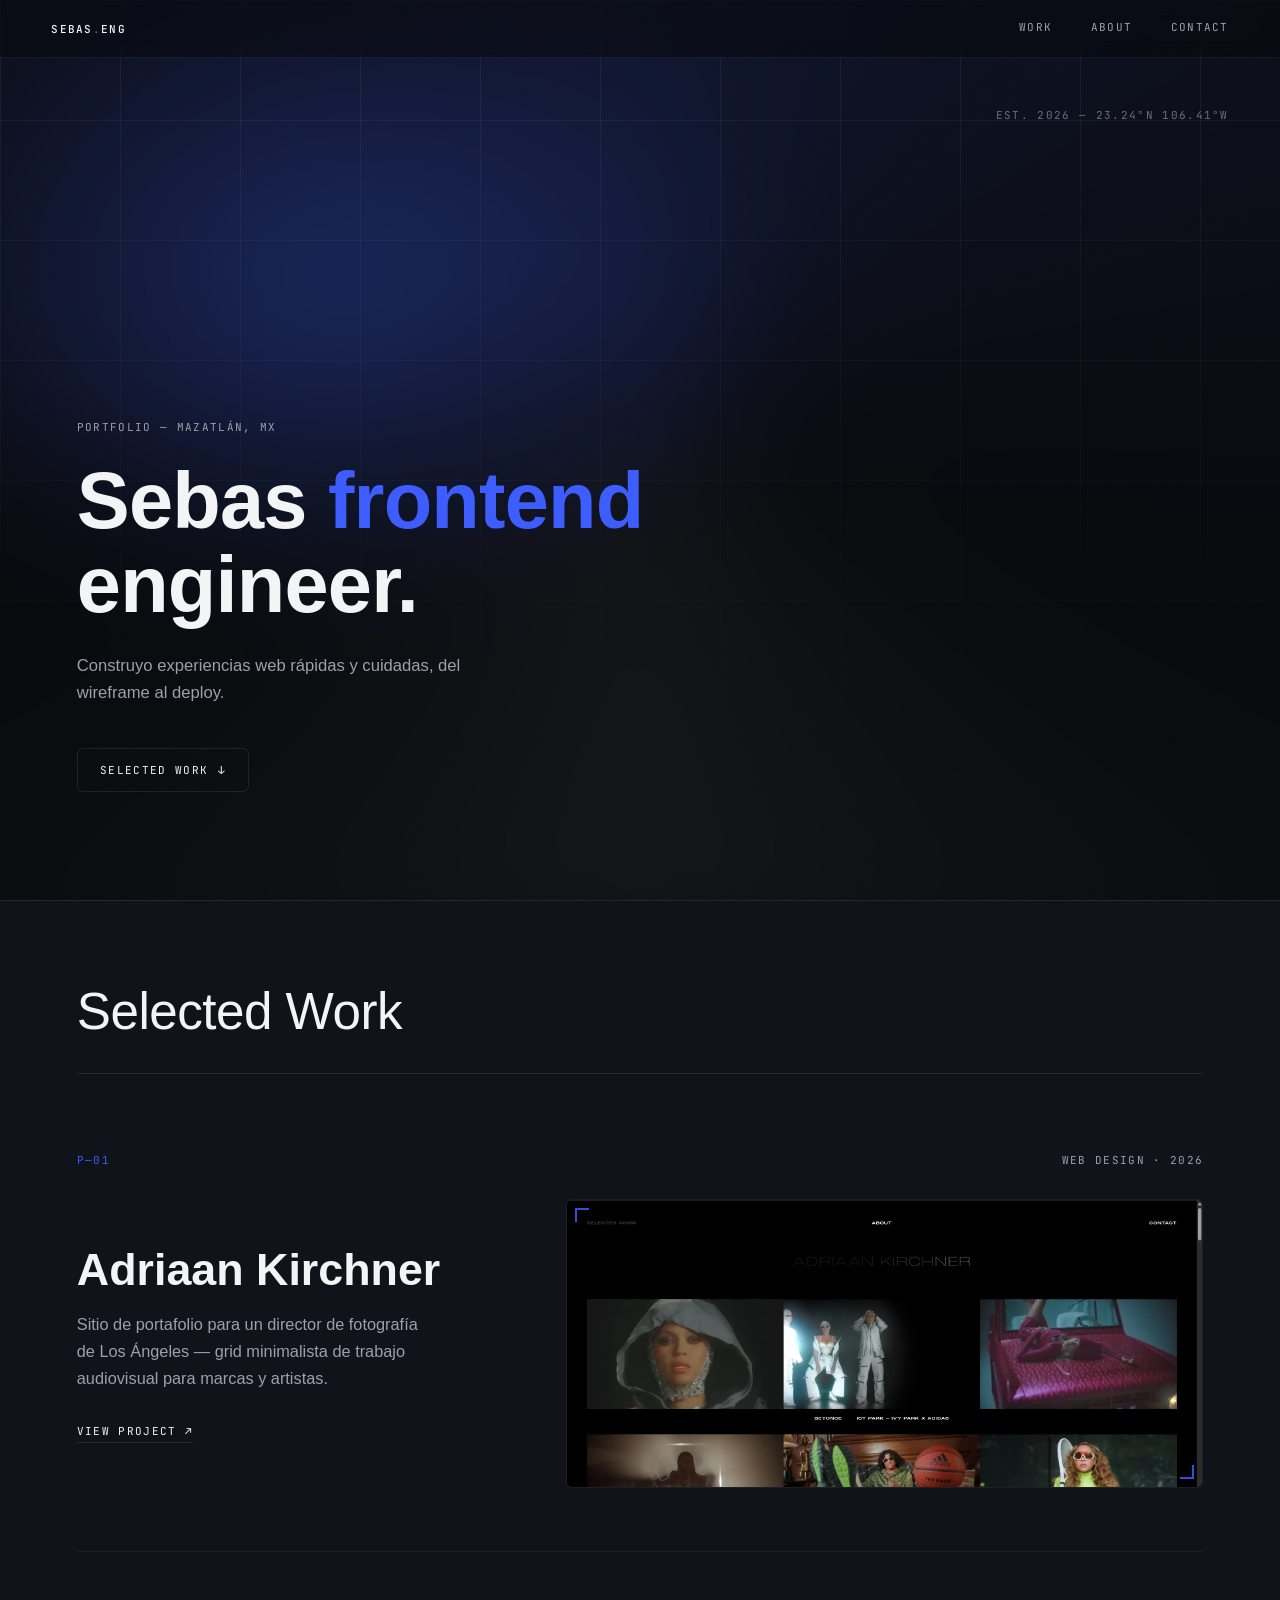
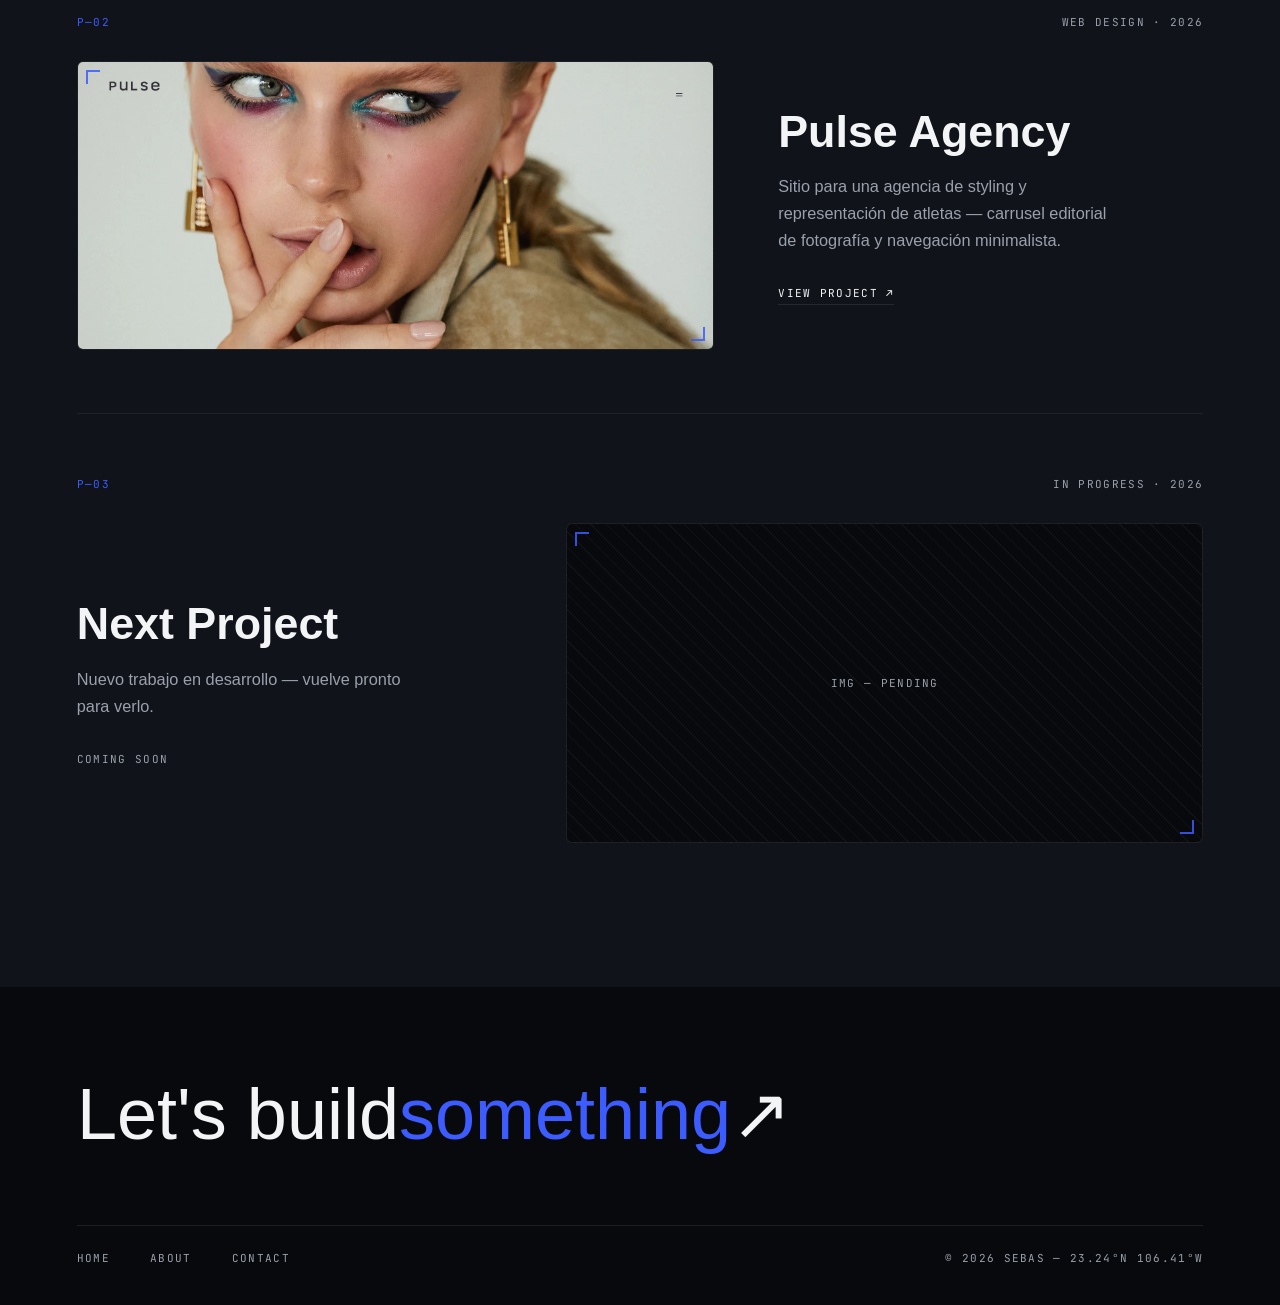
<file: index.html>
<!DOCTYPE html>
<html lang="es">
<head>
  <meta charset="UTF-8">
  <meta name="viewport" content="width=device-width, initial-scale=1.0">
  <title>Sebas — Ingeniero · Portafolio</title>

  <!-- Tipografías -->
  <link rel="preconnect" href="https://fonts.googleapis.com">
  <link rel="preconnect" href="https://fonts.gstatic.com" crossorigin>
  <link href="https://api.fontshare.com/v2/css?f[]=clash-display@600,500&f[]=satoshi@400,500&display=swap" rel="stylesheet">
  <link href="https://fonts.googleapis.com/css2?family=JetBrains+Mono:wght@400;500&display=swap" rel="stylesheet">

  <link rel="stylesheet" href="css/style.css?v=20260817">
</head>

<body>

  <div class="noise" aria-hidden="true"></div>

  <!-- Cursor personalizado (desktop) -->
  <div class="cursor" data-cursor-root aria-hidden="true">
    <span class="cursor-dot"></span>
    <span class="cursor-ring"></span>
  </div>

  <!-- NAVBAR -->
  <nav class="navbar">
    <a href="index.html" class="nav-logo mono">SEBAS<span class="accent">.</span>ENG</a>
    <div class="nav-links">
      <a href="#work" class="nav-link mono">Work</a>
      <a href="/html/AcercaDe.html" class="nav-link mono">About</a>
      <a href="/html/Contacto.html" class="nav-link mono">Contact</a>
    </div>
  </nav>

  <main class="main-content">

    <!-- HERO (fixed, composición asimétrica tipo cartel) -->
    <section class="hero">
      <div class="hero-glow" aria-hidden="true"></div>
      <div class="hero-grid" aria-hidden="true"></div>

      <div class="hero-sign mono" aria-hidden="true">EST. 2026 — 23.24°N 106.41°W</div>

      <div class="hero-inner">
        <p class="hero-eyebrow mono reveal">PORTFOLIO — MAZATLÁN, MX</p>
        <h1 class="hero-title reveal d1" data-split="words">
          Sebas <span class="accent">frontend</span> engineer.
        </h1>
        <p class="hero-sub reveal d2">
          Construyo experiencias web rápidas
          y cuidadas, del wireframe al deploy.
        </p>
        <a href="#work" class="hero-cta mono reveal d3" data-magnetic data-magnetic-strength="0.25">
          Selected Work <span class="arrow">↓</span>
        </a>
      </div>
    </section>

    <!-- Spacer: los proyectos entran deslizándose sobre el hero -->
    <div class="hero-spacer"></div>

    <!-- PROYECTOS -->
    <section class="section-work" id="work">
      <header class="work-header">
        <h2 class="work-title">Selected Work</h2>
      </header>

      <ul class="project-list">

        <!-- Proyecto 1 -->
        <li class="project fade-up">
          <div class="project-meta mono">
            <span class="p-index">P—01</span>
            <span>WEB DESIGN · 2026</span>
          </div>
          <div class="project-body">
            <div class="project-info">
              <h3 class="project-title">Adriaan Kirchner</h3>
              <p class="project-description">
                Sitio de portafolio para un director de fotografía de Los Ángeles
                — grid minimalista de trabajo audiovisual para marcas y artistas.
              </p>
              <a href="https://www.adriaankirchner.com/" class="project-link mono" target="_blank" rel="noopener">
                VIEW PROJECT <span class="arrow">↗</span>
              </a>
            </div>
            <figure class="project-frame">
              <img src="img/adriaan-kircher.webp" alt="Sitio web de Adriaan Kirchner" loading="lazy" width="1917" height="867">
            </figure>
          </div>
        </li>

        <!-- Proyecto 2 -->
        <li class="project fade-up">
          <div class="project-meta mono">
            <span class="p-index">P—02</span>
            <span>WEB DESIGN · 2026</span>
          </div>
          <div class="project-body reversed">
            <div class="project-info">
              <h3 class="project-title">Pulse Agency</h3>
              <p class="project-description">
                Sitio para una agencia de styling y representación de atletas
                — carrusel editorial de fotografía y navegación minimalista.
              </p>
              <a href="https://pulse-agency-staging.webflow.io/" class="project-link mono" target="_blank" rel="noopener">
                VIEW PROJECT <span class="arrow">↗</span>
              </a>
            </div>
            <figure class="project-frame">
              <img src="img/pulse-agency.webp" alt="Sitio web de Pulse Agency" loading="lazy" width="1917" height="865">
            </figure>
          </div>
        </li>

        <!-- Proyecto 3 -->
        <li class="project fade-up">
          <div class="project-meta mono">
            <span class="p-index">P—03</span>
            <span>IN PROGRESS · 2026</span>
          </div>
          <div class="project-body">
            <div class="project-info">
              <h3 class="project-title">Next Project</h3>
              <p class="project-description">
                Nuevo trabajo en desarrollo — vuelve pronto para verlo.
              </p>
              <span class="project-status mono">COMING SOON</span>
            </div>
            <!-- Cuando tengas la imagen: pon el src y quita la clase "empty" -->
            <figure class="project-frame empty">
              <span class="mono">IMG — PENDING</span>
            </figure>
          </div>
        </li>

      </ul>
    </section>

  </main>

  <!-- FOOTER -->
  <footer class="footer">
    <a href="/html/Contacto.html" class="footer-cta" data-magnetic data-magnetic-strength="0.15">
      Let's build<span class="accent"> something</span> <span class="arrow">↗</span>
    </a>
    <div class="footer-bottom mono">
      <a href="index.html">HOME</a>
      <a href="/html/AcercaDe.html">ABOUT</a>
      <a href="/html/Contacto.html">CONTACT</a>
      <span class="footer-note">© 2026 SEBAS — 23.24°N 106.41°W</span>
    </div>
  </footer>

  <script src="js/script.js?v=20260817" defer></script>

</body>
</html>
</file>
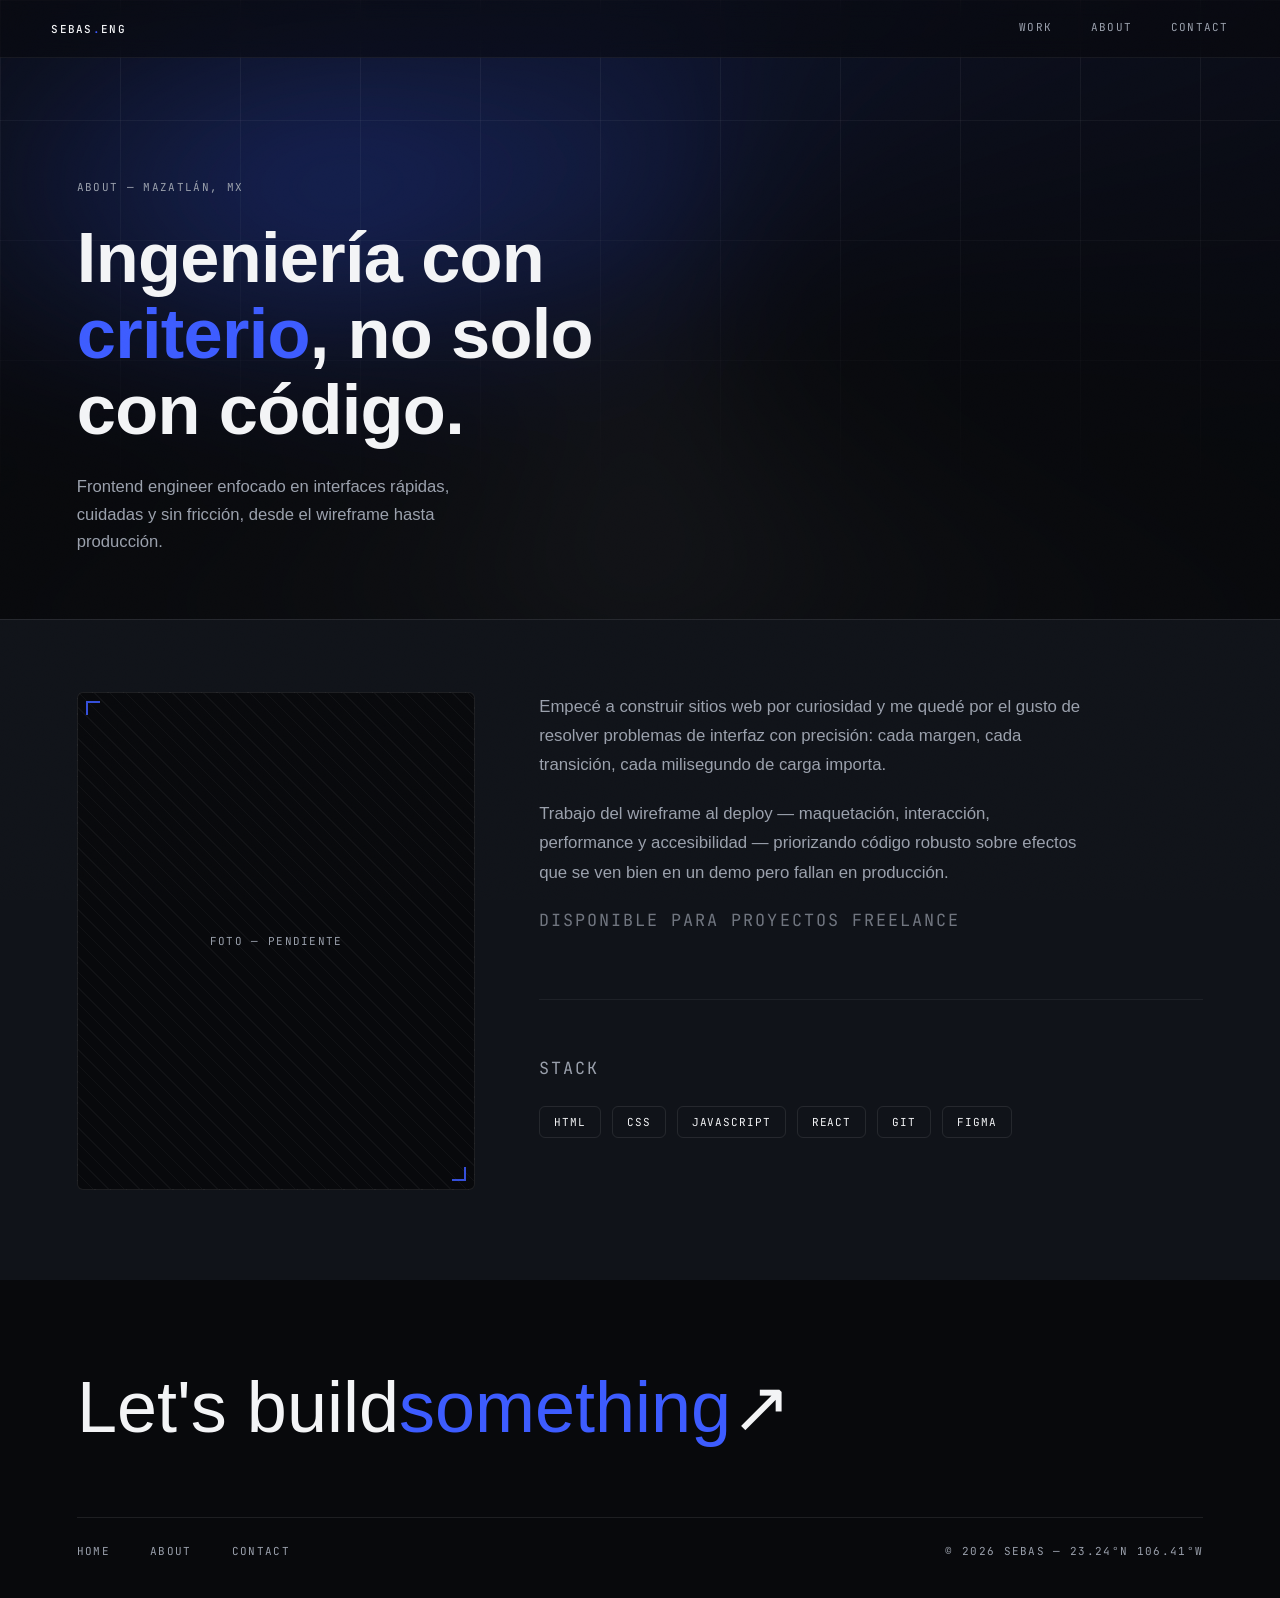
<file: html/AcercaDe.html>
<!DOCTYPE html>
<html lang="es">
<head>
  <meta charset="UTF-8">
  <meta name="viewport" content="width=device-width, initial-scale=1.0">
  <title>About — Sebas.Eng</title>

  <link rel="preconnect" href="https://fonts.googleapis.com">
  <link rel="preconnect" href="https://fonts.gstatic.com" crossorigin>
  <link href="https://api.fontshare.com/v2/css?f[]=clash-display@600,500&f[]=satoshi@400,500&display=swap" rel="stylesheet">
  <link href="https://fonts.googleapis.com/css2?family=JetBrains+Mono:wght@400;500&display=swap" rel="stylesheet">

  <link rel="stylesheet" href="/css/style.css?v=20260817">
</head>

<body>

  <div class="noise" aria-hidden="true"></div>

  <div class="cursor" data-cursor-root aria-hidden="true">
    <span class="cursor-dot"></span>
    <span class="cursor-ring"></span>
  </div>

  <nav class="navbar">
    <a href="/index.html" class="nav-logo mono">SEBAS<span class="accent">.</span>ENG</a>
    <div class="nav-links">
      <a href="/index.html#work" class="nav-link mono">Work</a>
      <a href="/html/AcercaDe.html" class="nav-link mono">About</a>
      <a href="/html/Contacto.html" class="nav-link mono">Contact</a>
    </div>
  </nav>

  <main class="main-content">

    <section class="page-hero">
      <div class="hero-glow" aria-hidden="true"></div>
      <div class="hero-grid" aria-hidden="true"></div>

      <div class="page-hero-inner">
        <p class="hero-eyebrow mono reveal">ABOUT — MAZATLÁN, MX</p>
        <h1 class="page-title reveal d1" data-split="words">
          Ingeniería con <span class="accent">criterio</span>, no solo con código.
        </h1>
        <p class="hero-sub reveal d2">
          <!-- EDITA: sustituye por tu propia bio corta (15–20 palabras) -->
          Frontend engineer enfocado en interfaces rápidas, cuidadas y sin fricción,
          desde el wireframe hasta producción.
        </p>
      </div>
    </section>

    <section class="about-body">
      <div class="about-grid">
        <!-- EDITA: reemplaza por tu foto real en img/ y quita la clase "empty" -->
        <figure class="project-frame empty about-photo">
          <span class="mono">FOTO — PENDIENTE</span>
        </figure>

        <div class="about-text fade-up">
          <!-- EDITA: este es un texto de ejemplo — reescríbelo con tu historia real -->
          <p>
            Empecé a construir sitios web por curiosidad y me quedé por el gusto de
            resolver problemas de interfaz con precisión: cada margen, cada transición,
            cada milisegundo de carga importa.
          </p>
          <p>
            Trabajo del wireframe al deploy — maquetación, interacción, performance y
            accesibilidad — priorizando código robusto sobre efectos que se ven bien
            en un demo pero fallan en producción.
          </p>
          <p class="about-note mono">
            <!-- EDITA: agrega disponibilidad, ubicación o lo que quieras destacar -->
            DISPONIBLE PARA PROYECTOS FREELANCE
          </p>

          <div class="stack-section">
            <p class="stack-label mono">STACK</p>
            <!-- EDITA: ajusta las tecnologías a las que realmente dominas -->
            <ul class="stack-tags">
              <li>HTML</li>
              <li>CSS</li>
              <li>JavaScript</li>
              <li>React</li>
              <li>Git</li>
              <li>Figma</li>
            </ul>
          </div>
        </div>
      </div>
    </section>

  </main>

  <footer class="footer">
    <a href="/html/Contacto.html" class="footer-cta" data-magnetic data-magnetic-strength="0.15">
      Let's build<span class="accent"> something</span> <span class="arrow">↗</span>
    </a>
    <div class="footer-bottom mono">
      <a href="/index.html">HOME</a>
      <a href="/html/AcercaDe.html">ABOUT</a>
      <a href="/html/Contacto.html">CONTACT</a>
      <span class="footer-note">© 2026 SEBAS — 23.24°N 106.41°W</span>
    </div>
  </footer>

  <script src="/js/script.js?v=20260817" defer></script>

</body>
</html>
</file>
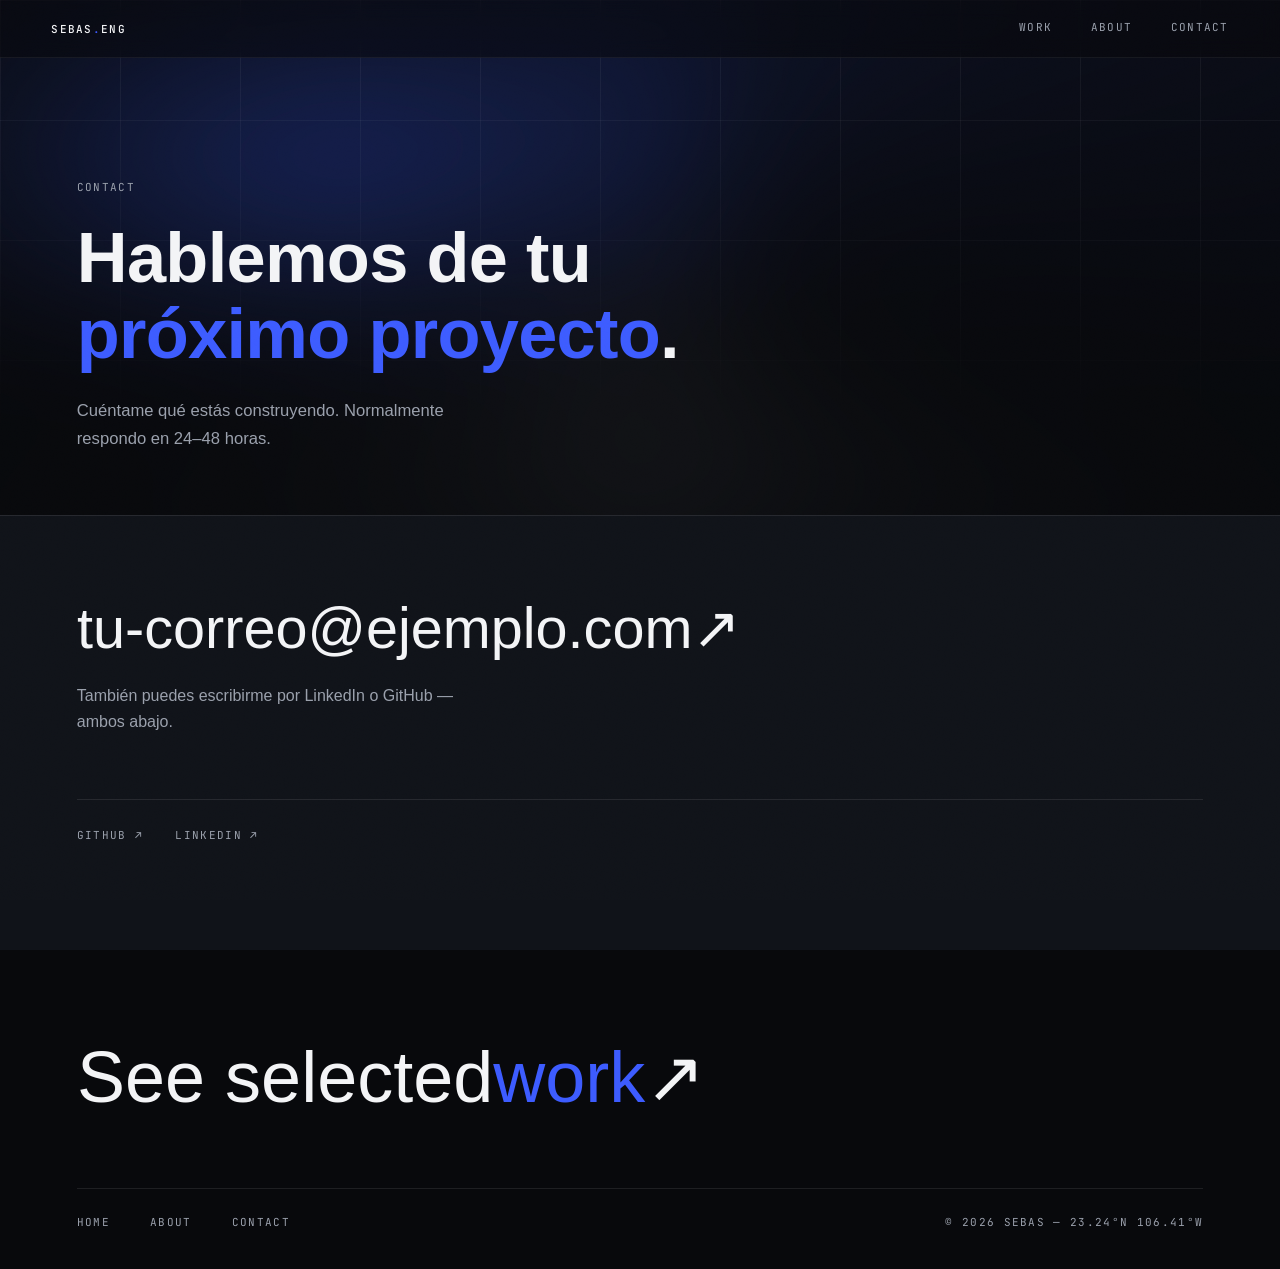
<file: html/Contacto.html>
<!DOCTYPE html>
<html lang="es">
<head>
  <meta charset="UTF-8">
  <meta name="viewport" content="width=device-width, initial-scale=1.0">
  <title>Contact — Sebas.Eng</title>

  <link rel="preconnect" href="https://fonts.googleapis.com">
  <link rel="preconnect" href="https://fonts.gstatic.com" crossorigin>
  <link href="https://api.fontshare.com/v2/css?f[]=clash-display@600,500&f[]=satoshi@400,500&display=swap" rel="stylesheet">
  <link href="https://fonts.googleapis.com/css2?family=JetBrains+Mono:wght@400;500&display=swap" rel="stylesheet">

  <link rel="stylesheet" href="/css/style.css?v=20260817">
</head>

<body>

  <div class="noise" aria-hidden="true"></div>

  <div class="cursor" data-cursor-root aria-hidden="true">
    <span class="cursor-dot"></span>
    <span class="cursor-ring"></span>
  </div>

  <nav class="navbar">
    <a href="/index.html" class="nav-logo mono">SEBAS<span class="accent">.</span>ENG</a>
    <div class="nav-links">
      <a href="/index.html#work" class="nav-link mono">Work</a>
      <a href="/html/AcercaDe.html" class="nav-link mono">About</a>
      <a href="/html/Contacto.html" class="nav-link mono">Contact</a>
    </div>
  </nav>

  <main class="main-content">

    <section class="page-hero">
      <div class="hero-glow" aria-hidden="true"></div>
      <div class="hero-grid" aria-hidden="true"></div>

      <div class="page-hero-inner">
        <p class="hero-eyebrow mono reveal">CONTACT</p>
        <h1 class="page-title reveal d1" data-split="words">
          Hablemos de tu <span class="accent">próximo proyecto</span>.
        </h1>
        <p class="hero-sub reveal d2">
          Cuéntame qué estás construyendo. Normalmente respondo en 24–48 horas.
        </p>
      </div>
    </section>

    <section class="contact-body">
      <!-- EDITA: reemplaza por tu email real -->
      <a href="mailto:tu-correo@ejemplo.com" class="contact-email fade-up" data-magnetic data-magnetic-strength="0.15">
        tu-correo@ejemplo.com <span class="arrow">↗</span>
      </a>
      <p class="contact-note fade-up">
        <!-- EDITA: ajusta o elimina esta línea -->
        También puedes escribirme por LinkedIn o GitHub — ambos abajo.
      </p>

      <nav class="social-links mono" aria-label="Redes sociales">
        <!-- EDITA: reemplaza los href="#" por tus perfiles reales -->
        <a href="#" target="_blank" rel="noopener">GITHUB ↗</a>
        <a href="#" target="_blank" rel="noopener">LINKEDIN ↗</a>
      </nav>
    </section>

  </main>

  <footer class="footer">
    <a href="/index.html#work" class="footer-cta" data-magnetic data-magnetic-strength="0.15">
      See selected<span class="accent"> work</span> <span class="arrow">↗</span>
    </a>
    <div class="footer-bottom mono">
      <a href="/index.html">HOME</a>
      <a href="/html/AcercaDe.html">ABOUT</a>
      <a href="/html/Contacto.html">CONTACT</a>
      <span class="footer-note">© 2026 SEBAS — 23.24°N 106.41°W</span>
    </div>
  </footer>

  <script src="/js/script.js?v=20260817" defer></script>

</body>
</html>
</file>
<file: css/style.css>
/* ════════════════════════════════════════════════════════════════
   SEBAS.ENG — Portafolio
   Concepto: precisión de ingeniería, ejecutada en tono premium/cinemático
   Tipos: Clash Display (títulos) · Satoshi (texto) · JetBrains Mono (etiquetas)
   ════════════════════════════════════════════════════════════════ */

:root {
  --bg:         #08090C;   /* fondo base, negro frío */
  --bg-raised:  #101319;   /* tinte de sección work, misma familia oscura */
  --line:       rgba(255, 255, 255, 0.09);
  --line-soft:  rgba(255, 255, 255, 0.06);
  --steel:      #9AA0AC;   /* texto secundario */
  --accent:     #3D5CFF;   /* acento único: azul eléctrico */
  --accent-soft: rgba(61, 92, 255, 0.32);
  --white:      #F3F4F6;
  --radius:     6px;

  --font-display: "Clash Display", "Arial Narrow", sans-serif;
  --font-body:    "Satoshi", "Helvetica Neue", Arial, sans-serif;
  --font-mono:    "JetBrains Mono", "Courier New", monospace;
}

*, *::before, *::after {
  box-sizing: border-box;
  margin: 0;
  padding: 0;
}

html {
  scroll-behavior: smooth;
}

html, body {
  width: 100%;
  overflow-x: hidden;
}

body {
  font-family: var(--font-body);
  background-color: var(--bg);
  color: var(--white);
  display: flex;
  flex-direction: column;
  min-height: 100vh;
}

a { text-decoration: none; color: inherit; }

.mono {
  font-family: var(--font-mono);
  font-size: 11px;
  letter-spacing: 0.12em;
  text-transform: uppercase;
}

.accent { color: var(--accent); }

/* Grano fílmico sutil sobre toda la página */
.noise {
  position: fixed;
  inset: 0;
  z-index: 999;
  pointer-events: none;
  opacity: 0.035;
  mix-blend-mode: overlay;
  background-image: url("data:image/svg+xml;utf8,<svg xmlns='http://www.w3.org/2000/svg' width='180' height='180'><filter id='n'><feTurbulence type='fractalNoise' baseFrequency='0.85' numOctaves='2' stitchTiles='stitch'/></filter><rect width='100%25' height='100%25' filter='url(%23n)'/></svg>");
}

/* ─── CURSOR PERSONALIZADO (solo desktop, hover fino) ──────────────── */
.cursor {
  position: fixed;
  top: 0;
  left: 0;
  pointer-events: none;
  z-index: 9999;
  display: none;
  mix-blend-mode: difference;
  opacity: 0;
  transition: opacity 0.25s ease;
}

.cursor.is-ready { opacity: 1; }

@media (hover: hover) and (pointer: fine) {
  .cursor { display: block; }
  .has-cursor, .has-cursor a, .has-cursor button { cursor: none; }
}

.cursor-dot,
.cursor-ring {
  position: fixed;
  top: 0;
  left: 0;
  pointer-events: none;
  will-change: transform;
}

.cursor-dot {
  width: 5px;
  height: 5px;
  margin: -2.5px;
  background: var(--white);
  border-radius: 50%;
}

.cursor-ring {
  width: 32px;
  height: 32px;
  margin: -16px;
  border: 1px solid var(--white);
  border-radius: 50%;
  transition: width 0.35s ease, height 0.35s ease, margin 0.35s ease, border-color 0.35s ease;
}

.cursor.is-interactive .cursor-ring {
  width: 52px;
  height: 52px;
  margin: -26px;
  border-color: var(--accent);
}

/* ─── BOTONES MAGNÉTICOS ────────────────────────────────────────── */
.has-magnetic {
  display: inline-flex;
  position: relative;
  isolation: isolate;
}

.magnetic-inner {
  display: inline-flex;
  flex-wrap: wrap;
  align-items: center;
  justify-content: center;
  gap: inherit;
  will-change: transform;
  transition: transform 0.7s cubic-bezier(0.22, 1, 0.36, 1);
}

/* ─── NAVBAR ────────────────────────────────────────────────────── */
.navbar {
  position: fixed;
  top: 0;
  left: 0;
  right: 0;
  z-index: 100;
  display: flex;
  justify-content: space-between;
  align-items: center;
  padding: 20px clamp(1.5rem, 4vw, 4rem);
  background: rgba(8, 9, 12, 0.55);
  backdrop-filter: blur(10px);
  -webkit-backdrop-filter: blur(10px);
  border-bottom: 1px solid var(--line-soft);
}

.nav-logo { font-weight: 500; color: var(--white); }

.nav-links {
  display: flex;
  gap: clamp(1.2rem, 3vw, 2.8rem);
}

.nav-link {
  position: relative;
  padding-bottom: 3px;
  color: var(--steel);
  transition: color 0.25s ease;
}

.nav-link::after {
  content: "";
  position: absolute;
  left: 0;
  bottom: 0;
  width: 100%;
  height: 1px;
  background: var(--accent);
  transform: scaleX(0);
  transform-origin: right;
  transition: transform 0.3s ease;
}

.nav-link:hover { color: var(--white); }
.nav-link:hover::after {
  transform: scaleX(1);
  transform-origin: left;
}

.nav-link:focus-visible,
a:focus-visible {
  outline: 2px solid var(--accent);
  outline-offset: 3px;
}

/* ─── HERO ──────────────────────────────────────────────────────── */
.hero {
  position: fixed;
  inset: 0;
  min-height: 100dvh;
  display: flex;
  align-items: flex-end;
  z-index: 1;
  overflow: hidden;
  background: var(--bg);
}

/* Mesh gradient animado — resplandor de acento ambiental, nunca saturado */
@property --mesh-angle { syntax: "<angle>"; inherits: false; initial-value: 0deg; }
@property --mesh-x     { syntax: "<percentage>"; inherits: false; initial-value: 30%; }
@property --mesh-y     { syntax: "<percentage>"; inherits: false; initial-value: 40%; }

.hero-glow {
  position: absolute;
  inset: -20% -10% -10% -10%;
  pointer-events: none;
  background:
    radial-gradient(42% 38% at var(--mesh-x) var(--mesh-y), var(--accent-soft) 0%, transparent 70%),
    conic-gradient(from var(--mesh-angle), rgba(61, 92, 255, 0.14), transparent 30%, rgba(154, 160, 172, 0.08), transparent 70%, rgba(61, 92, 255, 0.14));
  filter: blur(70px) saturate(120%);
  mix-blend-mode: screen;
  animation: mesh-shift 24s linear infinite;
}

@keyframes mesh-shift {
  0%   { --mesh-angle: 0deg;   --mesh-x: 30%; --mesh-y: 38%; }
  50%  { --mesh-angle: 180deg; --mesh-x: 68%; --mesh-y: 58%; }
  100% { --mesh-angle: 360deg; --mesh-x: 30%; --mesh-y: 38%; }
}

/* Retícula técnica, muy tenue: textura, no protagonista */
.hero-grid {
  position: absolute;
  inset: 0;
  background-image:
    linear-gradient(var(--line-soft) 1px, transparent 1px),
    linear-gradient(90deg, var(--line-soft) 1px, transparent 1px);
  background-size: 120px 120px;
  mask-image: linear-gradient(to bottom, black, transparent 85%);
  pointer-events: none;
}

.hero-inner {
  position: relative;
  width: 100%;
  max-width: 900px;
  padding: 0 clamp(1.5rem, 6vw, 7rem) clamp(4.5rem, 12vh, 8rem);
}

.hero-eyebrow {
  color: var(--steel);
  margin-bottom: 1.6rem;
}

.hero-title {
  font-family: var(--font-display);
  font-weight: 600;
  font-size: clamp(2.75rem, 6.2vw, 5.5rem);
  line-height: 1.05;
  letter-spacing: -0.01em;
}

.hero-sub {
  max-width: 42ch;
  margin-top: 1.6rem;
  font-size: clamp(1rem, 1.3vw, 1.15rem);
  line-height: 1.65;
  color: var(--steel);
}

.hero-cta {
  display: inline-flex;
  align-items: center;
  gap: 10px;
  margin-top: 2.6rem;
  padding: 14px 22px;
  border: 1px solid var(--line);
  border-radius: var(--radius);
  color: var(--white);
  transition: border-color 0.25s ease, background-color 0.25s ease, transform 0.25s ease;
}

.hero-cta .arrow {
  display: inline-block;
  transition: transform 0.25s ease;
}

.hero-cta:hover {
  border-color: var(--accent);
  background: rgba(61, 92, 255, 0.08);
}

.hero-cta:hover .arrow { transform: translateY(3px); }

/* Firma discreta, esquina superior derecha */
.hero-sign {
  position: absolute;
  top: clamp(84px, 12vh, 108px);
  right: clamp(1.5rem, 4vw, 4rem);
  color: var(--steel);
  opacity: 0.65;
}

/* Animación de entrada del hero */
.reveal {
  opacity: 0;
  transform: translateY(22px);
  animation: reveal-up 0.9s cubic-bezier(0.22, 1, 0.36, 1) forwards;
}

.d1 { animation-delay: 0.12s; }
.d2 { animation-delay: 0.26s; }
.d3 { animation-delay: 0.4s; }

@keyframes reveal-up {
  to { opacity: 1; transform: translateY(0); }
}

/* Defensiva: un elemento con .reveal Y data-split nunca debe quedar invisible
   si el reveal-word JS falla o carga una versión cacheada vieja. */
.reveal[data-split] {
  opacity: 1;
  transform: none;
  animation: none;
}

/* Split-text: reveal por palabras (usado en hero-title) */
.split-word {
  display: inline-block;
  opacity: 0;
  transform: translateY(0.55em);
  transition: opacity 0.7s cubic-bezier(0.22, 1, 0.36, 1), transform 0.7s cubic-bezier(0.22, 1, 0.36, 1);
}

.split-word.is-in {
  opacity: 1;
  transform: translateY(0);
}

/* ─── HERO SPACER ───────────────────────────────────────────────── */
.hero-spacer {
  height: 100dvh;
  flex-shrink: 0;
}

/* ─── SECCIÓN DE PROYECTOS ──────────────────────────────────────── */
.section-work {
  position: relative;
  z-index: 10;
  background-color: var(--bg-raised);
  color: var(--white);
  padding: clamp(4rem, 9vh, 7rem) clamp(1.5rem, 6vw, 7rem);
  border-top: 1px solid var(--line);
}

.work-header {
  padding-bottom: 2rem;
  border-bottom: 1px solid var(--line);
  margin-bottom: 1rem;
}

.work-title {
  font-family: var(--font-display);
  font-weight: 500;
  font-size: clamp(2rem, 4.5vw, 3.2rem);
  letter-spacing: -0.01em;
}

/* ─── PROYECTO ──────────────────────────────────────────────────── */
.project-list {
  list-style: none;
}

.project {
  padding: clamp(3rem, 7vh, 5.5rem) 0;
  border-bottom: 1px solid var(--line-soft);
}

.project:last-child { border-bottom: none; }

.project-meta {
  display: flex;
  justify-content: space-between;
  color: var(--steel);
  margin-bottom: 2rem;
}

.p-index { color: var(--accent); }

.project-body {
  display: grid;
  grid-template-columns: minmax(280px, 4fr) 6fr;
  gap: clamp(2rem, 5vw, 5rem);
  align-items: center;
}

.project-body.reversed {
  grid-template-columns: 6fr minmax(280px, 4fr);
}

.project-body.reversed .project-info { order: 2; }
.project-body.reversed .project-frame { order: 1; }

.project-title {
  font-family: var(--font-display);
  font-weight: 600;
  font-size: clamp(1.9rem, 3.6vw, 2.8rem);
  line-height: 1.1;
  margin-bottom: 1.1rem;
}

.project-description {
  font-size: 1.02rem;
  line-height: 1.65;
  color: var(--steel);
  max-width: 38ch;
  margin-bottom: 1.8rem;
}

.project-link {
  display: inline-flex;
  align-items: center;
  gap: 8px;
  color: var(--white);
  border-bottom: 1px solid var(--line);
  padding-bottom: 4px;
  transition: color 0.25s ease, border-color 0.25s ease;
}

.project-link .arrow {
  display: inline-block;
  transition: transform 0.25s ease;
}

.project-link:hover {
  color: var(--accent);
  border-color: var(--accent);
}

.project-link:hover .arrow {
  transform: translate(3px, -3px);
}

.project-status {
  display: inline-flex;
  align-items: center;
  gap: 8px;
  color: var(--steel);
}

/* Marco de imagen */
.project-frame {
  position: relative;
  border: 1px solid var(--line);
  border-radius: var(--radius);
  background: var(--bg);
  overflow: hidden;
  isolation: isolate;
  --rx: 0deg;
  --ry: 0deg;
  transform: perspective(1000px) rotateX(var(--rx)) rotateY(var(--ry));
  transform-style: preserve-3d;
  transition: border-color 0.3s ease, transform 0.5s cubic-bezier(0.22, 1, 0.36, 1);
}

.project-frame.has-tilt:hover { transition-duration: 0.15s; }

/* Halo que sigue al cursor sobre la tarjeta */
.project-frame .frame-halo {
  position: absolute;
  inset: 0;
  z-index: 1;
  pointer-events: none;
  background: radial-gradient(280px circle at var(--mx, 50%) var(--my, 50%), var(--accent-soft), transparent 62%);
  opacity: 0;
  transition: opacity 0.35s ease;
  mix-blend-mode: screen;
}

.project-frame:hover .frame-halo { opacity: 1; }

.project-frame img {
  display: block;
  width: 100%;
  height: auto;
  transition: transform 0.6s cubic-bezier(0.22, 1, 0.36, 1);
}

.project-frame:hover {
  border-color: var(--accent);
}

.project-frame:hover img {
  transform: scale(1.02);
}

/* Marcas de registro, esquina superior/inferior — guiño técnico sutil */
.project-frame::before,
.project-frame::after {
  content: "";
  position: absolute;
  width: 14px;
  height: 14px;
  border-color: var(--accent);
  border-style: solid;
  opacity: 0.85;
  pointer-events: none;
}

.project-frame::before {
  top: 8px;
  left: 8px;
  border-width: 2px 0 0 2px;
}

.project-frame::after {
  bottom: 8px;
  right: 8px;
  border-width: 0 2px 2px 0;
}

/* Placeholder proyecto sin imagen: estado "en progreso" honesto */
.project-frame.empty {
  display: flex;
  justify-content: center;
  align-items: center;
  min-height: 320px;
  color: var(--steel);
  background:
    repeating-linear-gradient(
      45deg,
      transparent,
      transparent 10px,
      rgba(255, 255, 255, 0.035) 10px,
      rgba(255, 255, 255, 0.035) 11px
    ),
    var(--bg);
}

/* Revelado al hacer scroll */
.fade-up {
  opacity: 0;
  transform: translateY(34px);
  transition: opacity 0.8s ease, transform 0.8s cubic-bezier(0.22, 1, 0.36, 1);
}

.fade-up.visible {
  opacity: 1;
  transform: translateY(0);
}

/* ─── FOOTER ────────────────────────────────────────────────────── */
.footer {
  position: relative;
  z-index: 10;
  background: var(--bg);
  padding: clamp(4rem, 10vh, 7rem) clamp(1.5rem, 6vw, 7rem) 2.5rem;
}

.footer-cta {
  display: inline-block;
  font-family: var(--font-display);
  font-weight: 500;
  font-size: clamp(2.2rem, 6vw, 4.5rem);
  line-height: 1.05;
  color: var(--white);
  margin-bottom: clamp(3rem, 8vh, 5rem);
  transition: color 0.25s ease;
}

.footer-cta .arrow {
  display: inline-block;
  transition: transform 0.25s ease;
}

.footer-cta:hover { color: var(--accent); }
.footer-cta:hover .arrow { transform: translate(6px, -6px); }

.footer-bottom {
  display: flex;
  flex-wrap: wrap;
  gap: 1.5rem 2.5rem;
  align-items: center;
  padding-top: 1.6rem;
  border-top: 1px solid var(--line);
  color: var(--steel);
}

.footer-bottom a {
  transition: color 0.25s ease;
}

.footer-bottom a:hover { color: var(--white); }

.footer-note { margin-left: auto; }

/* ─── PAGE HERO (About / Contact) ───────────────────────────────── */
.page-hero {
  position: relative;
  padding: clamp(9rem, 20vh, 12rem) clamp(1.5rem, 6vw, 7rem) clamp(3rem, 7vh, 5rem);
  /* Sin overflow:hidden — el mesh gradient necesita desbordarse y desvanecer
     suavemente en los bordes (ver gotcha B.6). El overflow-x:hidden global
     en html/body ya evita el scroll horizontal. */
  isolation: isolate;
}

.page-hero-inner {
  position: relative;
  z-index: 1;
}

.page-title {
  font-family: var(--font-display);
  font-weight: 600;
  font-size: clamp(2.4rem, 5.5vw, 4.4rem);
  line-height: 1.08;
  letter-spacing: -0.01em;
  max-width: 16ch;
}

.page-hero .hero-sub {
  margin-top: 1.6rem;
}

/* ─── ABOUT ─────────────────────────────────────────────────────── */
.about-body {
  position: relative;
  z-index: 10;
  background-color: var(--bg-raised);
  padding: clamp(3rem, 8vh, 6rem) clamp(1.5rem, 6vw, 7rem) clamp(5rem, 10vh, 8rem);
  border-top: 1px solid var(--line);
}

.about-grid {
  display: grid;
  grid-template-columns: minmax(240px, 3fr) 5fr;
  gap: clamp(2rem, 5vw, 5rem);
  align-items: start;
}

.about-photo {
  aspect-ratio: 4 / 5;
  min-height: 280px;
}

.about-text p {
  font-size: 1.05rem;
  line-height: 1.75;
  color: var(--steel);
  max-width: 58ch;
}

.about-text p + p { margin-top: 1.2rem; }

.about-note {
  margin-top: 1.5rem;
  color: var(--cream-3, var(--steel));
  opacity: 0.7;
}

.stack-section {
  margin-top: clamp(3rem, 7vh, 5rem);
  padding-top: clamp(2.5rem, 6vh, 4rem);
  border-top: 1px solid var(--line-soft);
}

.stack-label {
  color: var(--steel);
  margin-bottom: 1.4rem;
}

.stack-tags {
  display: flex;
  flex-wrap: wrap;
  gap: 0.7rem;
  list-style: none;
}

.stack-tags li {
  padding: 8px 14px;
  border: 1px solid var(--line);
  border-radius: var(--radius);
  color: var(--white);
  font-family: var(--font-mono);
  font-size: 11px;
  letter-spacing: 0.08em;
  text-transform: uppercase;
  transition: border-color 0.25s ease, color 0.25s ease;
}

.stack-tags li:hover {
  border-color: var(--accent);
  color: var(--accent);
}

/* ─── CONTACT ───────────────────────────────────────────────────── */
.contact-body {
  position: relative;
  z-index: 10;
  background-color: var(--bg-raised);
  padding: clamp(3rem, 9vh, 6rem) clamp(1.5rem, 6vw, 7rem) clamp(6rem, 12vh, 9rem);
  border-top: 1px solid var(--line);
}

.contact-email {
  display: inline-block;
  font-family: var(--font-display);
  font-weight: 500;
  font-size: clamp(1.8rem, 5.5vw, 3.6rem);
  line-height: 1.1;
  color: var(--white);
  word-break: break-word;
  transition: color 0.25s ease;
}

.contact-email:hover { color: var(--accent); }
.contact-email:hover .arrow { transform: translate(6px, -6px); }
.contact-email .arrow { display: inline-block; transition: transform 0.25s ease; }

.contact-note {
  margin-top: 1.4rem;
  color: var(--steel);
  max-width: 46ch;
  line-height: 1.65;
}

.social-links {
  display: flex;
  flex-wrap: wrap;
  gap: 2rem;
  margin-top: clamp(3rem, 7vh, 4.5rem);
  padding-top: 1.8rem;
  border-top: 1px solid var(--line);
}

.social-links a {
  color: var(--steel);
  transition: color 0.25s ease;
}

.social-links a:hover { color: var(--white); }

/* ─── ACCESIBILIDAD: reduce motion ──────────────────────────────── */
@media (prefers-reduced-motion: reduce) {
  html { scroll-behavior: auto; }

  .reveal,
  .fade-up,
  .split-word {
    opacity: 1;
    transform: none;
    animation: none;
    transition: none;
  }

  /* El mesh gradient y el tilt/halo se mantienen: son ambientales,
     no intrusivos — apagarlos deja la web plana en Windows, donde
     reduced-motion suele venir activado por defecto de fábrica. */
}

/* ─── RESPONSIVE ────────────────────────────────────────────────── */
@media screen and (max-width: 900px) {

  .hero { align-items: center; }

  .project-body,
  .project-body.reversed {
    grid-template-columns: 1fr;
  }

  .project-frame,
  .project-body.reversed .project-frame { order: 1; }
  .project-info,
  .project-body.reversed .project-info { order: 2; }

  .hero-sign { display: none; }

  .about-grid { grid-template-columns: 1fr; }
  .about-photo { aspect-ratio: 16 / 10; }
}

@media screen and (max-width: 560px) {

  .navbar {
    padding: 16px 1.2rem;
  }

  .nav-links { gap: 1rem; }

  .hero-inner { padding-bottom: 3rem; }

  .hero-title { font-size: clamp(2.4rem, 10vw, 3.5rem); }

  .hero-sub { margin-top: 1.4rem; }

  .hero-cta { margin-top: 2rem; }

  .section-work { padding-left: 1.2rem; padding-right: 1.2rem; }

  .project-meta {
    flex-direction: column;
    gap: 4px;
  }

  .footer { padding-left: 1.2rem; padding-right: 1.2rem; }

  .footer-note {
    margin-left: 0;
    width: 100%;
  }

  .page-hero { padding-left: 1.2rem; padding-right: 1.2rem; }
  .about-body,
  .contact-body { padding-left: 1.2rem; padding-right: 1.2rem; }
}
</file>
